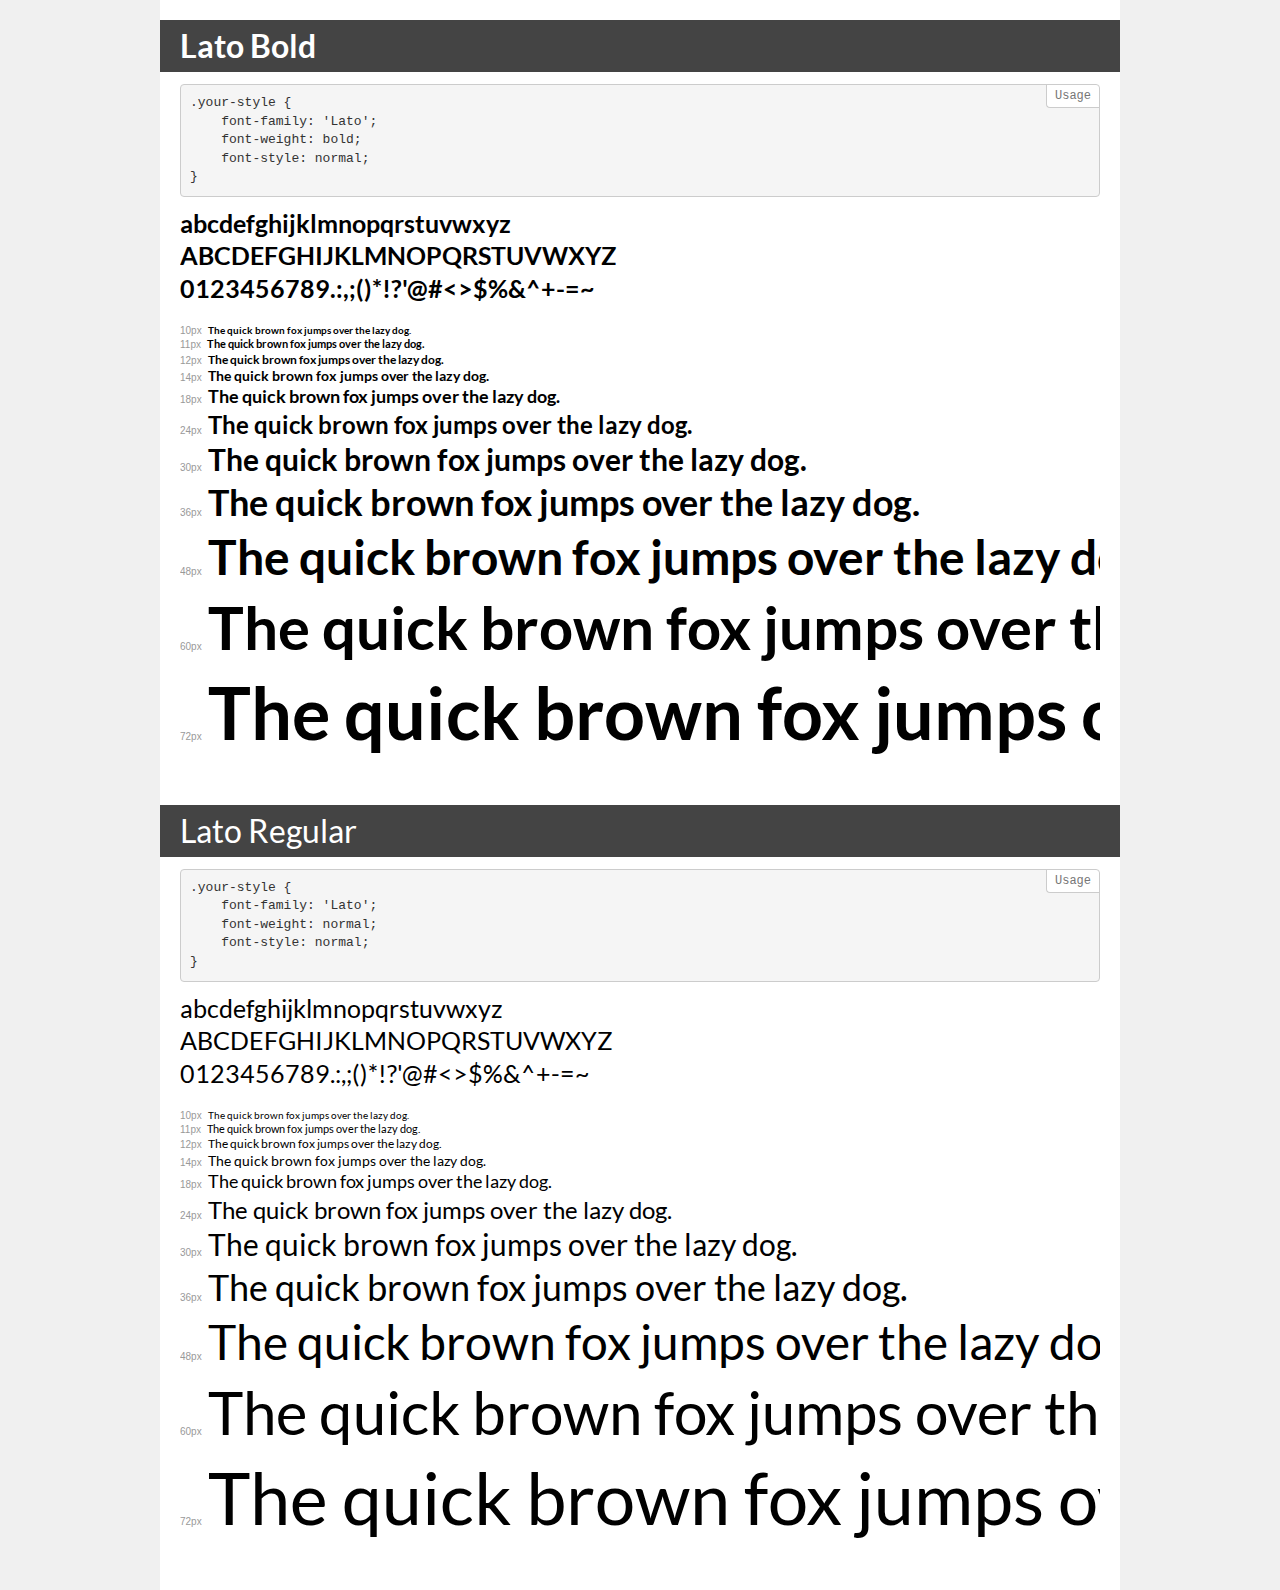
<file: app/fonts/demo.html>
<!DOCTYPE html>
<html lang="en">
<head>
    <meta charset="utf-8">
    <meta http-equiv="X-UA-Compatible" content="IE=edge">
    <meta name="viewport" content="width=device-width, initial-scale=1">
    <meta name="robots" content="noindex, noarchive">
    <meta name="format-detection" content="telephone=no">
    <title>Transfonter demo</title>
    <link href="stylesheet.css" rel="stylesheet">
    <style>
        /*
        http://meyerweb.com/eric/tools/css/reset/
        v2.0 | 20110126
        License: none (public domain)
        */
        html, body, div, span, applet, object, iframe,
        h1, h2, h3, h4, h5, h6, p, blockquote, pre,
        a, abbr, acronym, address, big, cite, code,
        del, dfn, em, img, ins, kbd, q, s, samp,
        small, strike, strong, sub, sup, tt, var,
        b, u, i, center,
        dl, dt, dd, ol, ul, li,
        fieldset, form, label, legend,
        table, caption, tbody, tfoot, thead, tr, th, td,
        article, aside, canvas, details, embed,
        figure, figcaption, footer, header, hgroup,
        menu, nav, output, ruby, section, summary,
        time, mark, audio, video {
            margin: 0;
            padding: 0;
            border: 0;
            font-size: 100%;
            font: inherit;
            vertical-align: baseline;
        }
        /* HTML5 display-role reset for older browsers */
        article, aside, details, figcaption, figure,
        footer, header, hgroup, menu, nav, section {
            display: block;
        }
        body {
            line-height: 1;
        }
        ol, ul {
            list-style: none;
        }
        blockquote, q {
            quotes: none;
        }
        blockquote:before, blockquote:after,
        q:before, q:after {
            content: '';
            content: none;
        }
        table {
            border-collapse: collapse;
            border-spacing: 0;
        }
        /* demo styles */
        body {
            background: #f0f0f0;
            color: #000;
        }
        .page {
            background: #fff;
            width: 920px;
            margin: 0 auto;
            padding: 20px 20px 0 20px;
            overflow: hidden;
        }
        .font-container {
            overflow-x: auto;
            overflow-y: hidden;
            margin-bottom: 40px;
            line-height: 1.3;
            white-space: nowrap;
            padding-bottom: 5px;
        }
        h1 {
            position: relative;
            background: #444;
            font-size: 32px;
            color: #fff;
            padding: 10px 20px;
            margin: 0 -20px 12px -20px;
        }
        .letters {
            font-size: 25px;
            margin-bottom: 20px;
        }
        .s10:before {
            content: '10px';
        }
        .s11:before {
            content: '11px';
        }
        .s12:before {
            content: '12px';
        }
        .s14:before {
            content: '14px';
        }
        .s18:before {
            content: '18px';
        }
        .s24:before {
            content: '24px';
        }
        .s30:before {
            content: '30px';
        }
        .s36:before {
            content: '36px';
        }
        .s48:before {
            content: '48px';
        }
        .s60:before {
            content: '60px';
        }
        .s72:before {
            content: '72px';
        }
        .s10:before, .s11:before, .s12:before, .s14:before,
        .s18:before, .s24:before, .s30:before, .s36:before,
        .s48:before, .s60:before, .s72:before {
            font-family: Arial, sans-serif;
            font-size: 10px;
            font-weight: normal;
            font-style: normal;
            color: #999;
            padding-right: 6px;
        }
        pre {
            display: block;
            position: relative;
            padding: 9px;
            margin: 0 0 10px;
            font-family: Monaco, Menlo, Consolas, "Courier New", monospace;
            font-size: 13px;
            line-height: 1.428571429;
            color: #333;
            font-weight: normal;
            font-style: normal;
            background-color: #f5f5f5;
            border: 1px solid #ccc;
            overflow-x: auto;
            border-radius: 4px;
        }
        pre:after {
            display: block;
            position: absolute;
            right: 0;
            top: 0;
            content: 'Usage';
            line-height: 1;
            padding: 5px 8px;
            font-size: 12px;
            color: #767676;
            background-color: #fff;
            border: 1px solid #ccc;
            border-right: none;
            border-top: none;
            border-radius: 0 4px 0 4px;
            z-index: 10;
        }
        /* responsive */
        @media (max-width: 959px) {
            .page {
                width: auto;
                margin: 0;
            }
        }
    </style>
</head>
<body>
<div class="page">
    <div class="demo">
        <h1 style="font-family: 'Lato'; font-weight: bold; font-style: normal;">Lato Bold</h1>
        <pre>.your-style {
    font-family: 'Lato';
    font-weight: bold;
    font-style: normal;
}</pre>
        <div class="font-container" style="font-family: 'Lato'; font-weight: bold; font-style: normal;">
            <p class="letters">
                abcdefghijklmnopqrstuvwxyz<br>
ABCDEFGHIJKLMNOPQRSTUVWXYZ<br>
                0123456789.:,;()*!?'@#<>$%&^+-=~
            </p>
            <p class="s10" style="font-size: 10px;">The quick brown fox jumps over the lazy dog.</p>
            <p class="s11" style="font-size: 11px;">The quick brown fox jumps over the lazy dog.</p>
            <p class="s12" style="font-size: 12px;">The quick brown fox jumps over the lazy dog.</p>
            <p class="s14" style="font-size: 14px;">The quick brown fox jumps over the lazy dog.</p>
            <p class="s18" style="font-size: 18px;">The quick brown fox jumps over the lazy dog.</p>
            <p class="s24" style="font-size: 24px;">The quick brown fox jumps over the lazy dog.</p>
            <p class="s30" style="font-size: 30px;">The quick brown fox jumps over the lazy dog.</p>
            <p class="s36" style="font-size: 36px;">The quick brown fox jumps over the lazy dog.</p>
            <p class="s48" style="font-size: 48px;">The quick brown fox jumps over the lazy dog.</p>
            <p class="s60" style="font-size: 60px;">The quick brown fox jumps over the lazy dog.</p>
            <p class="s72" style="font-size: 72px;">The quick brown fox jumps over the lazy dog.</p>
        </div>
    </div>
    <div class="demo">
        <h1 style="font-family: 'Lato'; font-weight: normal; font-style: normal;">Lato Regular</h1>
        <pre>.your-style {
    font-family: 'Lato';
    font-weight: normal;
    font-style: normal;
}</pre>
        <div class="font-container" style="font-family: 'Lato'; font-weight: normal; font-style: normal;">
            <p class="letters">
                abcdefghijklmnopqrstuvwxyz<br>
ABCDEFGHIJKLMNOPQRSTUVWXYZ<br>
                0123456789.:,;()*!?'@#<>$%&^+-=~
            </p>
            <p class="s10" style="font-size: 10px;">The quick brown fox jumps over the lazy dog.</p>
            <p class="s11" style="font-size: 11px;">The quick brown fox jumps over the lazy dog.</p>
            <p class="s12" style="font-size: 12px;">The quick brown fox jumps over the lazy dog.</p>
            <p class="s14" style="font-size: 14px;">The quick brown fox jumps over the lazy dog.</p>
            <p class="s18" style="font-size: 18px;">The quick brown fox jumps over the lazy dog.</p>
            <p class="s24" style="font-size: 24px;">The quick brown fox jumps over the lazy dog.</p>
            <p class="s30" style="font-size: 30px;">The quick brown fox jumps over the lazy dog.</p>
            <p class="s36" style="font-size: 36px;">The quick brown fox jumps over the lazy dog.</p>
            <p class="s48" style="font-size: 48px;">The quick brown fox jumps over the lazy dog.</p>
            <p class="s60" style="font-size: 60px;">The quick brown fox jumps over the lazy dog.</p>
            <p class="s72" style="font-size: 72px;">The quick brown fox jumps over the lazy dog.</p>
        </div>
    </div>
</div>
</body>
</html>
</file>
<file: app/fonts/stylesheet.css>
@font-face {
    font-family: 'Lato';
    src: url('Lato-Bold.woff2') format('woff2'),
        url('Lato-Bold.woff') format('woff'),
        url('Lato-Bold.svg#Lato-Bold') format('svg');
    font-weight: bold;
    font-style: normal;
    font-display: swap;
}

@font-face {
    font-family: 'Lato';
    src: url('Lato-Regular.woff2') format('woff2'),
        url('Lato-Regular.woff') format('woff'),
        url('Lato-Regular.svg#Lato-Regular') format('svg');
    font-weight: normal;
    font-style: normal;
    font-display: swap;
}
</file>
